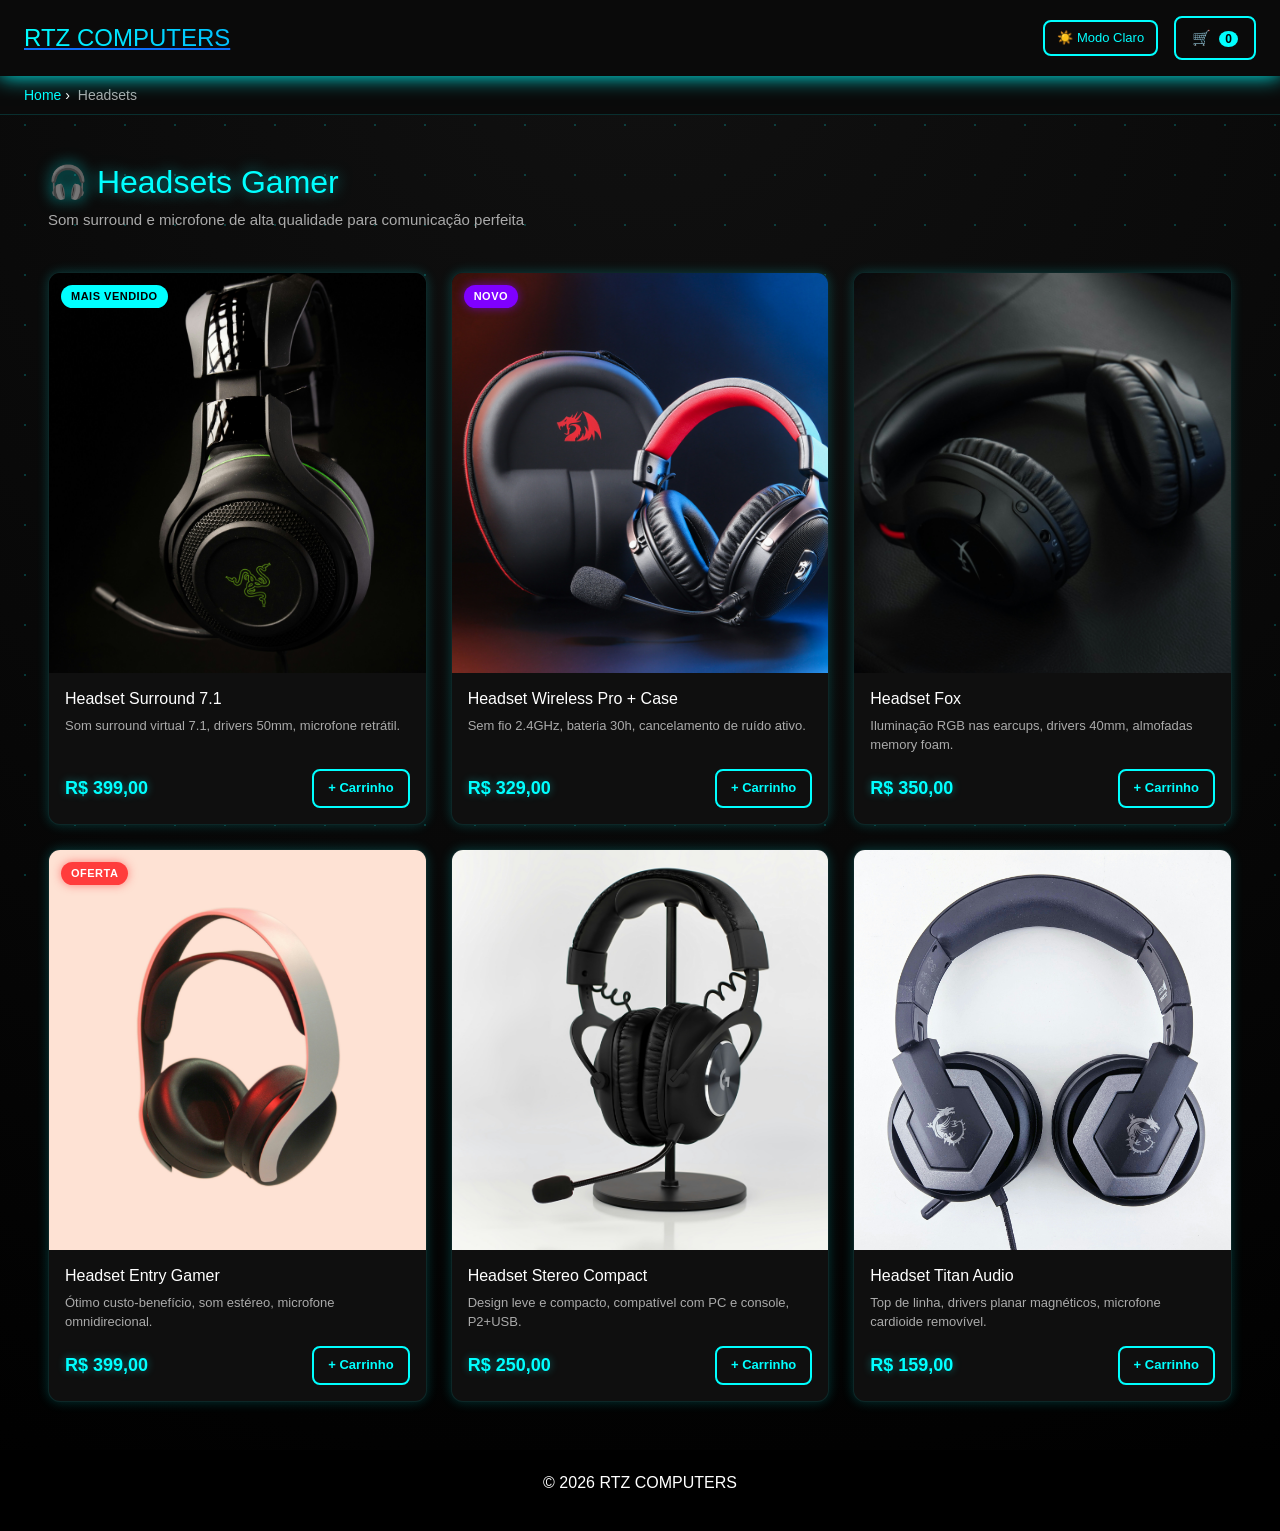
<file: headset.html>
<!DOCTYPE html>
<html lang="pt-br">
<head>
<meta charset="UTF-8">
<meta name="viewport" content="width=device-width, initial-scale=1.0">
<title>RTZ COMPUTERS — Headsets</title>
<link rel="stylesheet" href="https://cdn.jsdelivr.net/npm/bootstrap@5.3.3/dist/css/bootstrap.min.css">
<link rel="stylesheet" href="style.css">
<link rel="stylesheet" href="produtos.css">
</head>
<body>

<div class="particulas"></div>

<header class="px-3 px-md-4 py-3">
  <a href="index.html"><h1 class="fs-4 mb-0">RTZ COMPUTERS</h1></a>
  <div class="d-flex align-items-center gap-3 ms-auto">
    <button id="btnTema">☀️ Modo Claro</button>
    <button class="btn-carrinho" id="btnAbrirCarrinho">
      🛒 <span id="contadorCarrinho">0</span>
    </button>
  </div>
</header>

<div class="carrinho-overlay" id="carrinhoOverlay"></div>
<aside class="carrinho-sidebar" id="carrinhoSidebar">
  <div class="carrinho-header">
    <h3>🛒 Seu Carrinho</h3>
    <button class="btn-fechar" id="btnFecharCarrinho">✕</button>
  </div>
  <div class="carrinho-itens" id="carrinhoItens">
    <p class="carrinho-vazio">Seu carrinho está vazio.</p>
  </div>
  <div class="carrinho-footer">
    <div class="carrinho-total">
      Total: <span id="totalCarrinho">R$ 0,00</span>
    </div>
    <button class="btn-finalizar">Finalizar Compra</button>
  </div>
</aside>

<div class="breadcrumb-rtz px-4 py-2">
  <a href="index.html">Home</a> › <span>Headsets</span>
</div>

<section class="produtos-pagina px-3 px-md-5 py-5">
  <h2 class="titulo-categoria">🎧 Headsets Gamer</h2>
  <p class="subtitulo-categoria">Som surround e microfone de alta qualidade para comunicação perfeita</p>

  <div class="row row-cols-1 row-cols-sm-2 row-cols-md-3 g-4 mt-3">

    <div class="col">
      <div class="card-produto">
        <div class="badge-produto">MAIS VENDIDO</div>
        <img src="img pc/pelicular-studio-Z1BBqeQ_2uM-unsplash.jpg" alt="Headset Surround 7.1">
        <div class="card-produto-info">
          <h3>Headset Surround 7.1</h3>
          <p class="descricao">Som surround virtual 7.1, drivers 50mm, microfone retrátil.</p>
          <div class="card-produto-footer">
            <span class="preco">R$ 399,00</span>
            <button class="btn-adicionar" onclick="adicionarCarrinho('Headset Surround 7.1', 399.00)">+ Carrinho</button>
          </div>
        </div>
      </div>
    </div>

    <div class="col">
      <div class="card-produto">
        <div class="badge-produto novo">NOVO</div>
        <img src="img pc/rebekah-yip-c2NALeX2wNk-unsplash.jpg" alt="Headset Wireless Pro">
        <div class="card-produto-info">
          <h3>Headset Wireless Pro + Case</h3>
          <p class="descricao">Sem fio 2.4GHz, bateria 30h, cancelamento de ruído ativo.</p>
          <div class="card-produto-footer">
            <span class="preco">R$ 329,00</span>
            <button class="btn-adicionar" onclick="adicionarCarrinho('Headset Wireless Pro + Case', 329.00)">+ Carrinho</button>
          </div>
        </div>
      </div>
    </div>

    <div class="col">
      <div class="card-produto">
        <img src="img pc/rezwan-ahmed-C1uFlpNdQh0-unsplash.jpg" alt="Headset RGB Neon">
        <div class="card-produto-info">
          <h3>Headset Fox</h3>
          <p class="descricao">Iluminação RGB nas earcups, drivers 40mm, almofadas memory foam.</p>
          <div class="card-produto-footer">
            <span class="preco">R$ 350,00</span>
            <button class="btn-adicionar" onclick="adicionarCarrinho('Headset Fox', 350.00)">+ Carrinho</button>
          </div>
        </div>
      </div>
    </div>

    <div class="col">
      <div class="card-produto">
        <div class="badge-produto oferta">OFERTA</div>
        <img src="img pc/ismail-abdulla-bSPN_kWjUdQ-unsplash.jpg" alt="Headset Entry Gamer">
        <div class="card-produto-info">
          <h3>Headset Entry Gamer</h3>
          <p class="descricao">Ótimo custo-benefício, som estéreo, microfone omnidirecional.</p>
          <div class="card-produto-footer">
            <span class="preco">R$ 399,00</span>
            <button class="btn-adicionar" onclick="adicionarCarrinho('Headset Entry Gamer', 399.00)">+ Carrinho</button>
          </div>
        </div>
      </div>
    </div>

    <div class="col">
      <div class="card-produto">
        <img src="img pc/barry-a-dJ2hnNSqsmk-unsplash.jpg" alt="Headset Stereo Compact">
        <div class="card-produto-info">
          <h3>Headset Stereo Compact</h3>
          <p class="descricao">Design leve e compacto, compatível com PC e console, P2+USB.</p>
          <div class="card-produto-footer">
            <span class="preco">R$ 250,00</span>
            <button class="btn-adicionar" onclick="adicionarCarrinho('Headset Stereo Compact', 250.00)">+ Carrinho</button>
          </div>
        </div>
      </div>
    </div>

    <div class="col">
      <div class="card-produto">
        <img src="img pc/andrey-matveev-huF_odQnpMo-unsplash.jpg" alt="Headset Titan Audio">
        <div class="card-produto-info">
          <h3>Headset Titan Audio</h3>
          <p class="descricao">Top de linha, drivers planar magnéticos, microfone cardioide removível.</p>
          <div class="card-produto-footer">
            <span class="preco">R$ 159,00</span>
            <button class="btn-adicionar" onclick="adicionarCarrinho('Headset Titan Audio', 159.00)">+ Carrinho</button>
          </div>
        </div>
      </div>
    </div>

  </div>
</section>

<footer>
  <p>© 2026 RTZ COMPUTERS</p>
</footer>

<script src="https://cdn.jsdelivr.net/npm/bootstrap@5.3.3/dist/js/bootstrap.bundle.min.js"></script>
<script src="script.js"></script>
<script src="produtos.js"></script>
</body>
</html>
</file>
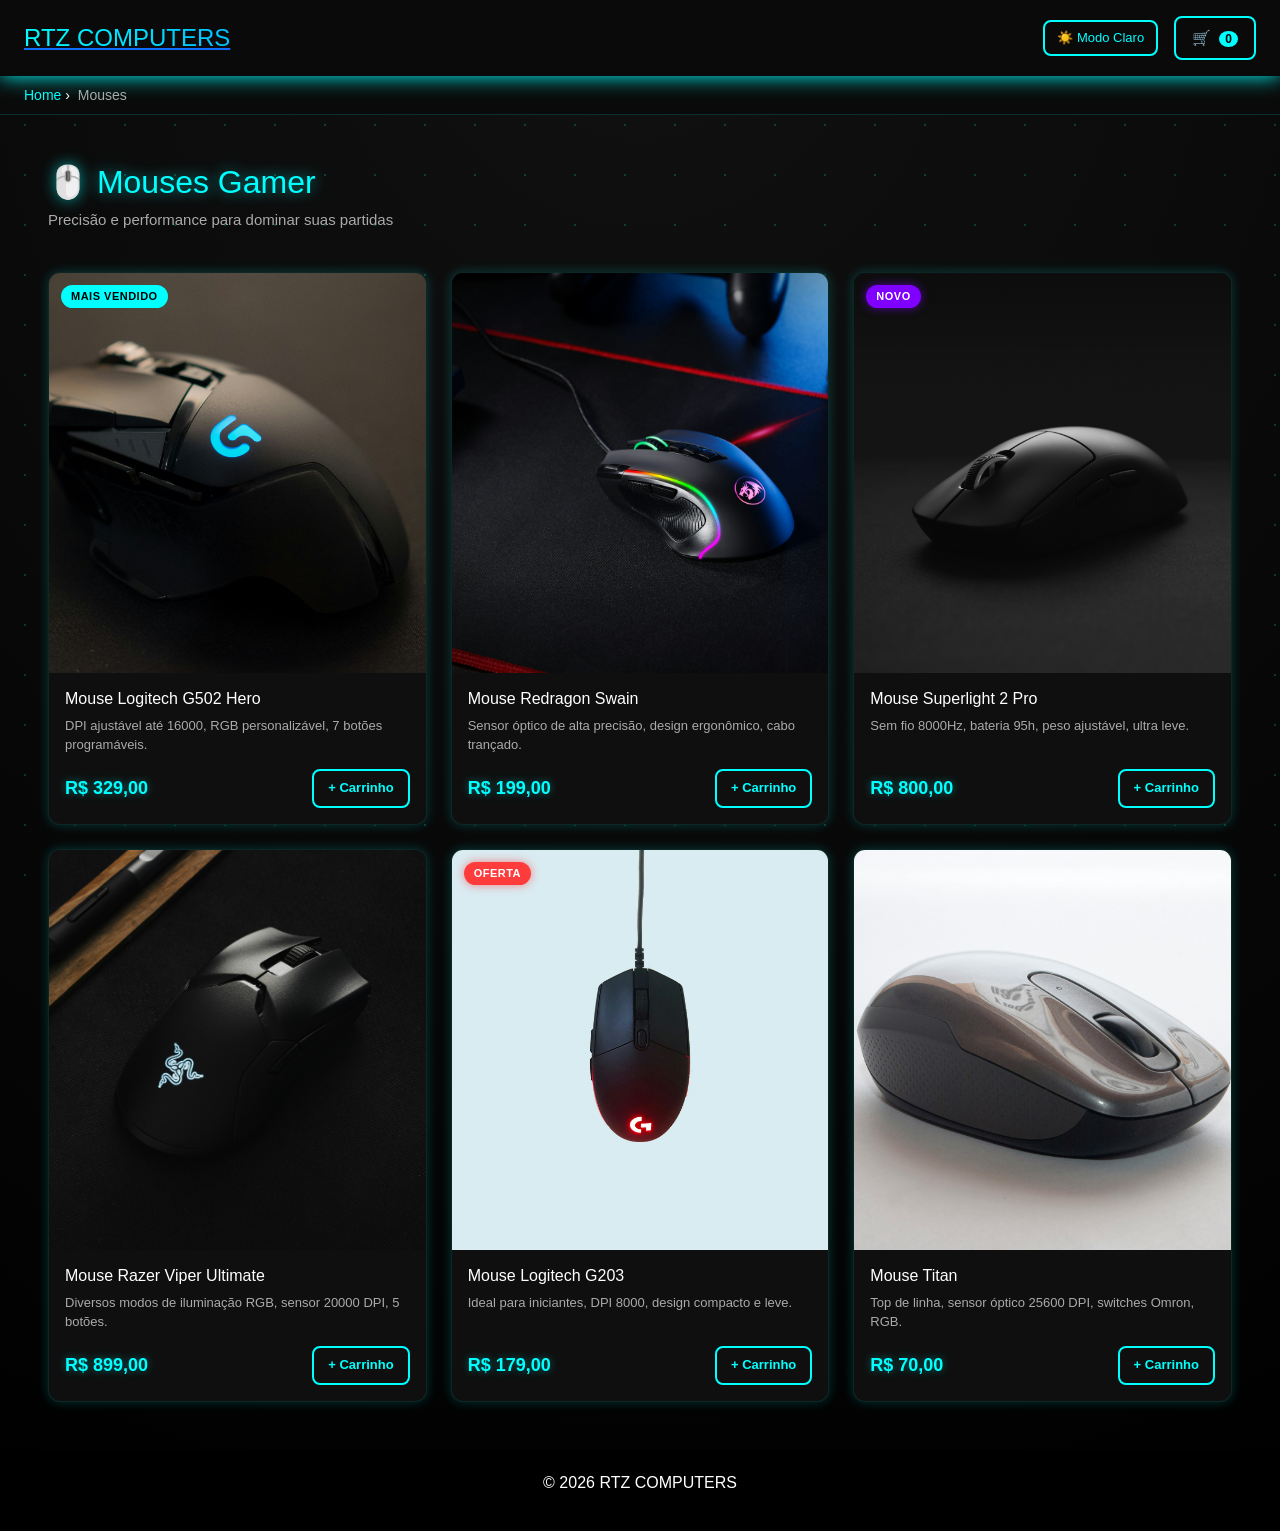
<file: mouse.html>
<!DOCTYPE html>
<html lang="pt-br">
<head>
<meta charset="UTF-8">
<meta name="viewport" content="width=device-width, initial-scale=1.0">
<title>RTZ COMPUTERS — Mouses</title>
<link rel="stylesheet" href="https://cdn.jsdelivr.net/npm/bootstrap@5.3.3/dist/css/bootstrap.min.css">
<link rel="stylesheet" href="style.css">
<link rel="stylesheet" href="produtos.css">
</head>
<body>

<div class="particulas"></div>


<header class="px-3 px-md-4 py-3">
  <a href="index.html"><h1 class="fs-4 mb-0">RTZ COMPUTERS</h1></a>
  <div class="d-flex align-items-center gap-3 ms-auto">
    <button id="btnTema">☀️ Modo Claro</button>
    <button class="btn-carrinho" id="btnAbrirCarrinho">
      🛒 <span id="contadorCarrinho">0</span>
    </button>
  </div>
</header>


<div class="carrinho-overlay" id="carrinhoOverlay"></div>
<aside class="carrinho-sidebar" id="carrinhoSidebar">
  <div class="carrinho-header">
    <h3>🛒 Seu Carrinho</h3>
    <button class="btn-fechar" id="btnFecharCarrinho">✕</button>
  </div>
  <div class="carrinho-itens" id="carrinhoItens">
    <p class="carrinho-vazio">Seu carrinho está vazio.</p>
  </div>
  <div class="carrinho-footer">
    <div class="carrinho-total">
      Total: <span id="totalCarrinho">R$ 0,00</span>
    </div>
    <button class="btn-finalizar">Finalizar Compra</button>
  </div>
</aside>


<div class="breadcrumb-rtz px-4 py-2">
  <a href="index.html">Home</a> › <span>Mouses</span>
</div>


<section class="produtos-pagina px-3 px-md-5 py-5">
  <h2 class="titulo-categoria">🖱️ Mouses Gamer</h2>
  <p class="subtitulo-categoria">Precisão e performance para dominar suas partidas</p>

  <div class="row row-cols-1 row-cols-sm-2 row-cols-md-3 g-4 mt-3">

    
    <div class="col">
      <div class="card-produto">
        <div class="badge-produto">MAIS VENDIDO</div>
        <img src="img pc/emiliano-cicero-xo-MJALGPrI-unsplash.jpg" alt="Mouse Gamer Pro X">
        <div class="card-produto-info">
          <h3>Mouse Logitech G502 Hero</h3>
          <p class="descricao">DPI ajustável até 16000, RGB personalizável, 7 botões programáveis.</p>
          <div class="card-produto-footer">
            <span class="preco">R$ 329,00</span>
            <button class="btn-adicionar" onclick="adicionarCarrinho('Mouse Logitech G502 Hero', 329.00)">+ Carrinho</button>
          </div>
        </div>
      </div>
    </div>

    
    <div class="col">
      <div class="card-produto">
        <img src="img pc/rebekah-yip-wMT0oiL5XjA-unsplash.jpg" alt="Mouse Gamer Sniper">
        <div class="card-produto-info">
          <h3>Mouse Redragon Swain</h3>
          <p class="descricao">Sensor óptico de alta precisão, design ergonômico, cabo trançado.</p>
          <div class="card-produto-footer">
            <span class="preco">R$ 199,00</span>
            <button class="btn-adicionar" onclick="adicionarCarrinho('Mouse Redragon Swain', 199.00)">+ Carrinho</button>
          </div>
        </div>
      </div>
    </div>

    
    <div class="col">
      <div class="card-produto">
        <div class="badge-produto novo">NOVO</div>
        <img src="img pc/pascal-m-4PchFKrUw84-unsplash.jpg" alt="Mouse Wireless Elite">
        <div class="card-produto-info">
          <h3>Mouse Superlight 2 Pro</h3>
          <p class="descricao">Sem fio 8000Hz, bateria 95h, peso ajustável, ultra leve.</p>
          <div class="card-produto-footer">
            <span class="preco">R$ 800,00</span>
            <button class="btn-adicionar" onclick="adicionarCarrinho('Mouse Superlight 2 Pro', 800.00)">+ Carrinho</button>
          </div>
        </div>
      </div>
    </div>

    
    <div class="col">
      <div class="card-produto">
        <img src="img pc/shri-cFOqLh7ZZJw-unsplash.jpg" alt="Mouse Gamer RGB Storm">
        <div class="card-produto-info">
          <h3>Mouse Razer Viper Ultimate</h3>
          <p class="descricao">Diversos modos de iluminação RGB, sensor 20000 DPI, 5 botões.</p>
          <div class="card-produto-footer">
            <span class="preco">R$ 899,00</span>
            <button class="btn-adicionar" onclick="adicionarCarrinho('Mouse Razer Viper Ultimate', 899.00)">+ Carrinho</button>
          </div>
        </div>
      </div>
    </div>

    
    <div class="col">
      <div class="card-produto">
        <div class="badge-produto oferta">OFERTA</div>
        <img src="img pc/ryan-putra-j4PqlNVZ4Bc-unsplash.jpg" alt="Mouse Gamer Entry">
        <div class="card-produto-info">
          <h3>Mouse Logitech G203</h3>
          <p class="descricao">Ideal para iniciantes, DPI 8000, design compacto e leve.</p>
          <div class="card-produto-footer">
            <span class="preco">R$ 179,00</span>
            <button class="btn-adicionar" onclick="adicionarCarrinho('Mouse Logitech G203', 179.00)">+ Carrinho</button>
          </div>
        </div>
      </div>
    </div>

    
    <div class="col">
      <div class="card-produto">
        <img src="img pc/oscar-ivan-esquivel-arteaga-ZtxED1cpB1E-unsplash.jpg" alt="Mouse Gamer Titan">
        <div class="card-produto-info">
          <h3>Mouse Titan</h3>
          <p class="descricao">Top de linha, sensor óptico 25600 DPI, switches Omron, RGB.</p>
          <div class="card-produto-footer">
            <span class="preco">R$ 70,00</span>
            <button class="btn-adicionar" onclick="adicionarCarrinho('Mouse Titan', 70.00)">+ Carrinho</button>
          </div>
        </div>
      </div>
    </div>

  </div>
</section>


<footer>
  <p>© 2026 RTZ COMPUTERS</p>
</footer>

<script src="https://cdn.jsdelivr.net/npm/bootstrap@5.3.3/dist/js/bootstrap.bundle.min.js"></script>
<script src="script.js"></script>
<script src="produtos.js"></script>
</body>
</html>
</file>
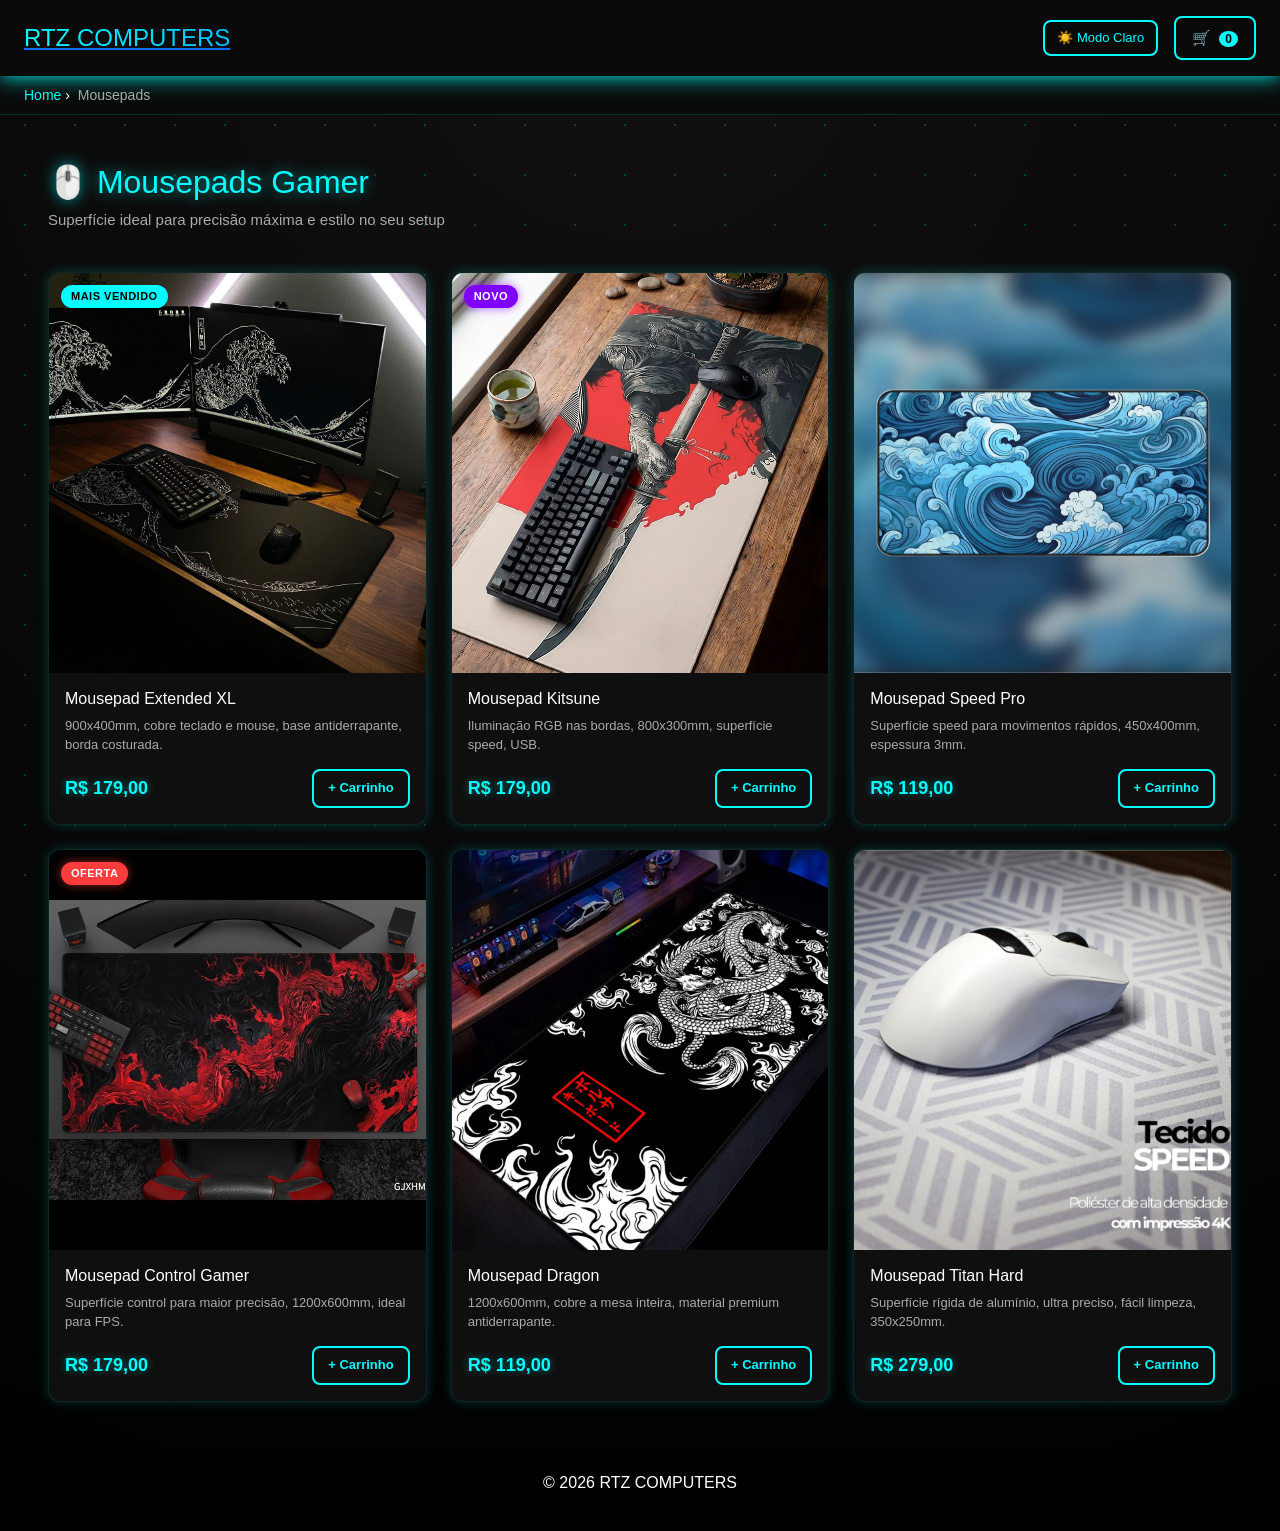
<file: mousepad.html>
<!DOCTYPE html>
<html lang="pt-br">
<head>
<meta charset="UTF-8">
<meta name="viewport" content="width=device-width, initial-scale=1.0">
<title>RTZ COMPUTERS — Mousepads</title>
<link rel="stylesheet" href="https://cdn.jsdelivr.net/npm/bootstrap@5.3.3/dist/css/bootstrap.min.css">
<link rel="stylesheet" href="style.css">
<link rel="stylesheet" href="produtos.css">
</head>
<body>

<div class="particulas"></div>

<header class="px-3 px-md-4 py-3">
  <a href="index.html"><h1 class="fs-4 mb-0">RTZ COMPUTERS</h1></a>
  <div class="d-flex align-items-center gap-3 ms-auto">
    <button id="btnTema">☀️ Modo Claro</button>
    <button class="btn-carrinho" id="btnAbrirCarrinho">
      🛒 <span id="contadorCarrinho">0</span>
    </button>
  </div>
</header>

<div class="carrinho-overlay" id="carrinhoOverlay"></div>
<aside class="carrinho-sidebar" id="carrinhoSidebar">
  <div class="carrinho-header">
    <h3>🛒 Seu Carrinho</h3>
    <button class="btn-fechar" id="btnFecharCarrinho">✕</button>
  </div>
  <div class="carrinho-itens" id="carrinhoItens">
    <p class="carrinho-vazio">Seu carrinho está vazio.</p>
  </div>
  <div class="carrinho-footer">
    <div class="carrinho-total">
      Total: <span id="totalCarrinho">R$ 0,00</span>
    </div>
    <button class="btn-finalizar">Finalizar Compra</button>
  </div>
</aside>

<div class="breadcrumb-rtz px-4 py-2">
  <a href="index.html">Home</a> › <span>Mousepads</span>
</div>

<section class="produtos-pagina px-3 px-md-5 py-5">
  <h2 class="titulo-categoria">🖱️ Mousepads Gamer</h2>
  <p class="subtitulo-categoria">Superfície ideal para precisão máxima e estilo no seu setup</p>

  <div class="row row-cols-1 row-cols-sm-2 row-cols-md-3 g-4 mt-3">

    
    <div class="col">
      <div class="card-produto">
        <div class="badge-produto">MAIS VENDIDO</div>
        <img src="img pc/619e941b8246f7df6844a6129d7c75b6.jpg" alt="Mousepad Extended XL">
        <div class="card-produto-info">
          <h3>Mousepad Extended XL</h3>
          <p class="descricao">900x400mm, cobre teclado e mouse, base antiderrapante, borda costurada.</p>
          <div class="card-produto-footer">
            <span class="preco">R$ 179,00</span>
            <button class="btn-adicionar" onclick="adicionarCarrinho('Mousepad Extended XL', 179.00)">+ Carrinho</button>
          </div>
        </div>
      </div>
    </div>

    
    <div class="col">
      <div class="card-produto">
        <div class="badge-produto novo">NOVO</div>
        <img src="img pc/736e5b8f21b181537fcef87e4d0b5b4a.jpg" alt="Mousepad RGB Neon">
        <div class="card-produto-info">
          <h3>Mousepad Kitsune</h3>
          <p class="descricao">Iluminação RGB nas bordas, 800x300mm, superfície speed, USB.</p>
          <div class="card-produto-footer">
            <span class="preco">R$ 179,00</span>
            <button class="btn-adicionar" onclick="adicionarCarrinho('Mousepad Kitsune', 179.00)">+ Carrinho</button>
          </div>
        </div>
      </div>
    </div>

    
    <div class="col">
      <div class="card-produto">
        <img src="img pc/4503ee6d6e8c62f5a8d77cb439dacd09.jpg" alt="Mousepad Speed Pro">
        <div class="card-produto-info">
          <h3>Mousepad Speed Pro</h3>
          <p class="descricao">Superfície speed para movimentos rápidos, 450x400mm, espessura 3mm.</p>
          <div class="card-produto-footer">
            <span class="preco">R$ 119,00</span>
            <button class="btn-adicionar" onclick="adicionarCarrinho('Mousepad Speed Pro', 119.00)">+ Carrinho</button>
          </div>
        </div>
      </div>
    </div>

    
    <div class="col">
      <div class="card-produto">
        <div class="badge-produto oferta">OFERTA</div>
        <img src="img pc/d0af329ba87641dd16f15fc6b90b7b0a.jpg" alt="Mousepad Control Gamer">
        <div class="card-produto-info">
          <h3>Mousepad Control Gamer</h3>
          <p class="descricao">Superfície control para maior precisão, 1200x600mm, ideal para FPS.</p>
          <div class="card-produto-footer">
            <span class="preco">R$ 179,00</span>
            <button class="btn-adicionar" onclick="adicionarCarrinho('Mousepad Control Gamer', 179.00)">+ Carrinho</button>
          </div>
        </div>
      </div>
    </div>

    
    <div class="col">
      <div class="card-produto">
        <img src="img pc/d5ab3c75c981520fbf5d7d5155c95ab9.jpg" alt="Mousepad Desk Mat">
        <div class="card-produto-info">
          <h3>Mousepad Dragon</h3>
          <p class="descricao">1200x600mm, cobre a mesa inteira, material premium antiderrapante.</p>
          <div class="card-produto-footer">
            <span class="preco">R$ 119,00</span>
            <button class="btn-adicionar" onclick="adicionarCarrinho('Mousepad Dragon', 119.00)">+ Carrinho</button>
          </div>
        </div>
      </div>
    </div>

    
    <div class="col">
      <div class="card-produto">
        <img src="img pc/Mouse-Pad-Gamer-Extra-Grande-Profissional-90x40-Deskpad-Branco-Preto-Hex-gono-Speed-Titorion-Branco_1753115712.webp" alt="Mousepad Titan Hard">
        <div class="card-produto-info">
          <h3>Mousepad Titan Hard</h3>
          <p class="descricao">Superfície rígida de alumínio, ultra preciso, fácil limpeza, 350x250mm.</p>
          <div class="card-produto-footer">
            <span class="preco">R$ 279,00</span>
            <button class="btn-adicionar" onclick="adicionarCarrinho('Mousepad Titan Hard', 279.00)">+ Carrinho</button>
          </div>
        </div>
      </div>
    </div>

  </div>
</section>

<footer>
  <p>© 2026 RTZ COMPUTERS</p>
</footer>

<script src="https://cdn.jsdelivr.net/npm/bootstrap@5.3.3/dist/js/bootstrap.bundle.min.js"></script>
<script src="script.js"></script>
<script src="produtos.js"></script>
</body>
</html>
</file>
<file: style.css>
*{
margin:0;
padding:0;
box-sizing:border-box;
font-family:Arial;
}

html{
scroll-behavior:smooth;
}

body{
background: radial-gradient(circle at top,#111,#000);
color:white;
line-height:1.6;
transition: background 0.4s, color 0.4s;
}



body.modo-claro {
  background: radial-gradient(circle at top, #f0f0f0, #ffffff);
  color: #111;
}

body.modo-claro header {
  background: #ffffff;
  box-shadow: 0 0 20px rgba(0,150,255,0.3);
}

body.modo-claro h1 {
  background: linear-gradient(90deg, #0077cc, #00aaff);
  -webkit-background-clip: text;
  -webkit-text-fill-color: transparent;
}

body.modo-claro nav a {
  color: #111;
}

body.modo-claro nav a::after {
  background: #0077cc;
}

body.modo-claro h2 {
  color: #0077cc;
  text-shadow: none;
}

body.modo-claro .particulas {
  background-image: radial-gradient(#0077cc 1px, transparent 1px);
  opacity: 0.1;
}

body.modo-claro .categoria {
  background: #e8e8e8;
  box-shadow: 0 0 10px rgba(0,120,255,0.3);
  color: #111;
}

body.modo-claro .categoria:hover {
  box-shadow: 0 0 20px rgba(0,120,255,0.5);
}

body.modo-claro .card {
  background: #f5f5f5;
  box-shadow: 0 0 10px rgba(0,120,255,0.3);
  color: #111;
}

body.modo-claro .card:hover {
  box-shadow: 0 0 25px rgba(0,120,255,0.5);
}

body.modo-claro .card button {
  color: #0077cc;
  border-color: #0077cc;
}

body.modo-claro .card button:hover {
  background: #0077cc;
  color: white;
  box-shadow: 0 0 15px rgba(0,120,255,0.5);
}

body.modo-claro #sobre {
  background: #e8e8e8;
}

body.modo-claro #sobre ul li {
  background: #f5f5f5;
  border-color: #0077cc;
  box-shadow: 0 0 10px rgba(0,120,255,0.1);
}

body.modo-claro th {
  background: #e0e0e0;
  color: #0077cc;
}

body.modo-claro td {
  color: #111;
}

body.modo-claro tr:nth-child(even) {
  background: #f0f0f0;
}

body.modo-claro tr:hover {
  background: rgba(0, 120, 255, 0.1);
}

body.modo-claro th, body.modo-claro td {
  border-color: #0077cc;
}

body.modo-claro footer {
  background: #e0e0e0;
  color: #111;
}

body.modo-claro .redes a {
  color: #333;
}

body.modo-claro .redes a:hover {
  color: #0077cc;
}

body.modo-claro video {
  box-shadow: 0 0 20px rgba(0,120,255,0.4);
}

body.modo-claro figcaption {
  border-color: #0077cc;
  color: #555;
}

body.modo-claro figcaption:hover {
  color: #0077cc;
}

body.modo-claro #navMenu {
  background: #ffffff;
}

body.modo-claro input,
body.modo-claro textarea {
  background: #ffffff;
  color: #111;
  border: 1px solid #ccc;
}


#btnTema {
  background: transparent;
  color: cyan;
  border: 2px solid cyan;
  padding: 6px 12px;
  border-radius: 8px;
  cursor: pointer;
  font-size: 13px;
  transition: 0.3s;
  white-space: nowrap;
}

#btnTema:hover {
  background: cyan;
  color: black;
}

body.modo-claro #btnTema {
  color: #0077cc;
  border-color: #0077cc;
}

body.modo-claro #btnTema:hover {
  background: #0077cc;
  color: white;
}



.campo-erro {
  border: 2px solid red !important;
  outline: none;
}

.texto-erro {
  color: red;
  font-size: 12px;
  text-align: left;
  display: block;
  margin-top: -6px;
}

#mensagemSucesso {
  display: none;
  background: rgba(0, 255, 100, 0.15);
  border: 1px solid #00ff64;
  color: #00ff64;
  padding: 12px 20px;
  border-radius: 8px;
  max-width: 400px;
  margin: 0 auto 16px auto;
  font-size: 15px;
}

body.modo-claro #mensagemSucesso {
  background: rgba(0, 180, 80, 0.1);
  border-color: #00aa44;
  color: #00aa44;
}


.particulas{
position:fixed;
top:0;
left:0;
width:100%;
height:100%;
background-image: radial-gradient(cyan 1px, transparent 1px);
background-size:50px 50px;
opacity:0.2;
pointer-events:none;
animation:mover 60s linear infinite;
z-index:0;
}

@keyframes mover{
from{transform:translateY(0);}
to{transform:translateY(-500px);}
}



header{
background:#0a0a0a;
padding:20px 40px;
display:flex;
align-items:center;
justify-content:space-between;
flex-wrap:wrap;
gap:12px;
box-shadow:0 0 20px cyan;
position:sticky;
top:0;
z-index:1000;
transition: background 0.4s, box-shadow 0.4s;
}

h1{
background:linear-gradient(90deg,cyan,deepskyblue);
-webkit-background-clip:text;
-webkit-text-fill-color:transparent;
}

nav ul{
list-style:none;
display:flex;
gap:60px;
}

nav a{
text-decoration:none;
color:white;
position:relative;
font-size:25px;
transition: color 0.3s;
}

nav a::after{
content:"";
position:absolute;
width:0%;
height:2px;
background:cyan;
left:0;
bottom:-5px;
transition:0.3s;
}

nav a:hover::after{
width:100%;
}

.navbar-toggler{
background:transparent;
border:1px solid cyan;
border-radius:5px;
padding:4px 8px;
cursor:pointer;
}

@media(min-width:768px){
#navMenu{
display:flex !important;
align-items:center;
gap:20px;
}
}



.pesquisa{
display:flex;
}

.pesquisa input{
padding:10px;
width:260px;
border:none;
border-radius:5px 0 0 5px;
}

.pesquisa button{
padding:10px;
border:none;
background:cyan;
cursor:pointer;
border-radius:0 5px 5px 0;
}



.banner{
padding:120px 20px;
text-align:center;
background: linear-gradient(rgba(0,0,0,0.7),rgba(0,0,0,0.8)),
url("img pc/3b121469-db89-4463-9403-2483331400a3.png");
background-size:cover;
background-position:center;
background-attachment:fixed;
}

.banner h2{
font-size:70px;
letter-spacing:5px;
color:cyan;
text-shadow:
0 0 3px cyan,
0 0 0px cyan,
0 0 0px cyan,
0 0 0px rgba(0,255,255,0.6);
animation:fade 1.5s ease-in-out;
}

.banner p{
font-size:20px;
color:#ccc;
margin-top:10px;
}

@keyframes fade{
from{
opacity:0;
transform:translateY(-20px);
}
to{
opacity:1;
transform:translateY(0);
}
}


h2{
color:cyan;
margin-bottom:20px;
text-shadow:0 0 10px rgba(0,255,255,0.5);
transition: color 0.4s;
}



.categorias{
padding:60px;
text-align:center;
}

.categoria-grid{
margin-top:20px;
}

.categoria-link {
  text-decoration: none;
  color: inherit;
  display: block;
}

.categoria{
background:#111;
padding:40px;
border-radius:10px;
box-shadow:0 0 10px cyan;
transition:0.3s;
}

.categoria:hover{
transform:scale(1.05);
box-shadow:0 0 20px cyan;
}



#produtos{
padding:60px;
text-align:center;
}

.galeria{
margin-top:20px;
}

.card{
background:#0f0f0f;
padding:20px;
border-radius:10px;
box-shadow:0 0 10px cyan;
border:none;
position:relative;
overflow:hidden;
transition:0.4s;
display:flex;
flex-direction:column;
justify-content:space-between;
color:white;
}

.card:hover{
transform:translateY(-10px);
box-shadow:0 0 25px cyan;
}

.card::before{
content:"";
position:absolute;
top:0;
left:-100%;
width:100%;
height:100%;
background:linear-gradient(120deg,transparent,rgba(0,255,255,0.3),transparent);
transition:0.5s;
}

.card:hover::before{
left:100%;
}

.card img{
width:100%;
height:220px;
object-fit:cover;
border-radius:10px;
transition:0.4s;
}

.card:hover img{
transform:scale(1.007);
}

.card button{
margin-top:10px;
background:transparent;
color:cyan;
border:2px solid cyan;
padding:10px;
border-radius:8px;
cursor:pointer;
transition:0.3s;
}

.card button:hover{
background:cyan;
color:black;
box-shadow:0 0 15px cyan;
}



#video{
padding:60px;
text-align:center;
}

#video video{
margin-top:20px;
border-radius:10px;
box-shadow:0 0 20px cyan;
max-width:100%;
transition: box-shadow 0.4s;
}

video::cue {
color: cyan;
font-size: 20px;
background: transparent;
text-shadow:
0 0 3px cyan,
0 0 0px cyan;
}

figcaption{
margin-top:12px;
font-size:15px;
color:#aaa;
padding:8px 12px;
border-left:3px solid cyan;
border-right:3px solid cyan;
max-width:500px;
margin-left:auto;
margin-right:auto;
transition:0.3s;
}

figcaption:hover{
color:cyan;
}


#sobre{
padding:60px;
text-align:center;
background:#111;
transition: background 0.4s;
}

#sobre ul{
list-style:none;
margin-top:20px;
padding:0;
}

#sobre ul li{
background:#0f0f0f;
margin:10px auto;
padding:12px;
max-width:300px;
border-radius:8px;
border-left:4px solid cyan;
border-right:4px solid cyan;
box-shadow:0 0 10px rgba(0,255,255,0.2);
transition:0.3s;
}

#sobre ul li:hover{
box-shadow:0 0 20px cyan;
}

table{
width:100%;
max-width:600px;
margin:20px auto;
border-collapse:collapse;
overflow:hidden;
border-radius:10px;
box-shadow:0 0 15px rgba(0,255,255,0.3);
}

th, td{
border:1px solid cyan;
padding:10px;
text-align:center;
}

th{
background:#0f0f0f;
color:cyan;
}

tr:nth-child(even){
background:#0a0a0a;
}

tr:hover{
background:rgba(0,255,255,0.1);
}



#contato{
padding:60px;
text-align:center;
}

form{
display:flex;
flex-direction:column;
max-width:400px;
margin:auto;
gap:10px;
}

input, textarea{
padding:10px;
border:none;
border-radius:5px;
transition: border 0.2s;
}

form button{
background:cyan;
border:none;
padding:10px;
cursor:pointer;
border-radius:5px;
}



footer{
background:#000;
padding:20px;
text-align:center;
transition: background 0.4s;
}

.redes{
display:flex;
justify-content:center;
gap:20px;
margin:10px;
}

.redes a{
color:white;
text-decoration:none;
transition: color 0.3s;
}

.redes a:hover{
color:cyan;
}



@media(max-width:991px){
nav ul{
gap:20px;
}

nav a{
font-size:18px;
}
}

@media(max-width:768px){
header{
padding:15px 20px;
}

nav ul{
flex-direction:column;
gap:8px;
}

nav a{
font-size:18px;
}

.banner{
padding:80px 15px;
background-attachment: scroll;
}

.banner h2{
font-size:36px;
letter-spacing:2px;
}

.banner p{
font-size:16px;
}

.categorias{
padding:40px 20px;
}

#produtos{
padding:40px 20px;
}

#video{
padding:40px 15px;
}

#sobre{
padding:40px 20px;
}

#contato{
padding:40px 20px;
}

.pesquisa input{
width:180px;
}

#navMenu{
background:#0a0a0a;
padding:15px;
border-top:1px solid rgba(0,255,255,0.2);
width:100%;
}
}

@media(max-width:480px){
.banner h2{
font-size:28px;
letter-spacing:1px;
}

form{
max-width:100%;
padding:0 10px;
}

.pesquisa input{
width:140px;
font-size:13px;
}
}
</file>
<file: produtos.css>
.breadcrumb-rtz {
  background: #0a0a0a;
  border-bottom: 1px solid rgba(0,255,255,0.15);
  font-size: 14px;
  position: relative;
  z-index: 1;
}

.breadcrumb-rtz a {
  color: cyan;
  text-decoration: none;
}

.breadcrumb-rtz a:hover {
  text-decoration: underline;
}

.breadcrumb-rtz span {
  color: #aaa;
  margin-left: 4px;
}



.produtos-pagina {
  position: relative;
  z-index: 1;
}

.titulo-categoria {
  font-size: 2rem;
  color: cyan;
  text-shadow: 0 0 15px rgba(0,255,255,0.6);
  margin-bottom: 6px;
}

.subtitulo-categoria {
  color: #aaa;
  font-size: 15px;
  margin-bottom: 10px;
}



.card-produto {
  background: #0f0f0f;
  border-radius: 12px;
  box-shadow: 0 0 12px rgba(0,255,255,0.2);
  overflow: hidden;
  position: relative;
  transition: 0.4s;
  display: flex;
  flex-direction: column;
  height: 100%;
  border: 1px solid rgba(0,255,255,0.1);
}

.card-produto:hover {
  transform: translateY(-8px);
  box-shadow: 0 0 28px rgba(0,255,255,0.5);
  border-color: rgba(0,255,255,0.4);
}

.card-produto img {
  width: 100%;
  height: 400px;
  object-fit: cover;
  transition: 0.4s;
}

.card-produto:hover img {
  transform: scale(1.04);
}

.card-produto-info {
  padding: 16px;
  display: flex;
  flex-direction: column;
  flex: 1;
}

.card-produto-info h3 {
  font-size: 16px;
  color: white;
  margin-bottom: 8px;
}

.card-produto-info .descricao {
  font-size: 13px;
  color: #aaa;
  flex: 1;
  margin-bottom: 14px;
  line-height: 1.5;
}

.card-produto-footer {
  display: flex;
  align-items: center;
  justify-content: space-between;
  gap: 10px;
}

.preco {
  font-size: 18px;
  font-weight: bold;
  color: cyan;
  text-shadow: 0 0 8px rgba(0,255,255,0.4);
}

.btn-adicionar {
  background: transparent;
  color: cyan;
  border: 2px solid cyan;
  padding: 7px 14px;
  border-radius: 8px;
  cursor: pointer;
  font-size: 13px;
  font-weight: bold;
  transition: 0.3s;
  white-space: nowrap;
}

.btn-adicionar:hover {
  background: cyan;
  color: black;
  box-shadow: 0 0 14px cyan;
}


.badge-produto {
  position: absolute;
  top: 12px;
  left: 12px;
  background: cyan;
  color: black;
  font-size: 11px;
  font-weight: bold;
  padding: 3px 10px;
  border-radius: 20px;
  z-index: 2;
  letter-spacing: 0.5px;
}

.badge-produto.novo {
  background: #7f00ff;
  color: white;
  box-shadow: 0 0 10px rgba(127,0,255,0.6);
}

.badge-produto.oferta {
  background: #ff3c3c;
  color: white;
  box-shadow: 0 0 10px rgba(255,60,60,0.6);
}



.btn-carrinho {
  background: transparent;
  border: 2px solid cyan;
  color: cyan;
  padding: 8px 16px;
  border-radius: 8px;
  cursor: pointer;
  font-size: 15px;
  font-weight: bold;
  transition: 0.3s;
  position: relative;
}

.btn-carrinho:hover {
  background: cyan;
  color: black;
  box-shadow: 0 0 15px cyan;
}

#contadorCarrinho {
  background: cyan;
  color: black;
  border-radius: 50%;
  padding: 1px 6px;
  font-size: 12px;
  font-weight: bold;
  margin-left: 4px;
}



.carrinho-overlay {
  display: none;
  position: fixed;
  inset: 0;
  background: rgba(0,0,0,0.7);
  z-index: 2000;
  backdrop-filter: blur(3px);
}

.carrinho-overlay.ativo {
  display: block;
}

.carrinho-sidebar {
  position: fixed;
  top: 0;
  right: -420px;
  width: 380px;
  max-width: 95vw;
  height: 100%;
  background: #0a0a0a;
  border-left: 1px solid rgba(0,255,255,0.3);
  box-shadow: -4px 0 30px rgba(0,255,255,0.2);
  z-index: 2100;
  display: flex;
  flex-direction: column;
  transition: right 0.35s cubic-bezier(0.4, 0, 0.2, 1);
}

.carrinho-sidebar.aberto {
  right: 0;
}

.carrinho-header {
  display: flex;
  align-items: center;
  justify-content: space-between;
  padding: 20px;
  border-bottom: 1px solid rgba(0,255,255,0.2);
}

.carrinho-header h3 {
  color: cyan;
  font-size: 18px;
  text-shadow: 0 0 10px rgba(0,255,255,0.5);
  margin: 0;
}

.btn-fechar {
  background: transparent;
  border: 1px solid rgba(0,255,255,0.3);
  color: cyan;
  width: 32px;
  height: 32px;
  border-radius: 6px;
  cursor: pointer;
  font-size: 14px;
  transition: 0.2s;
}

.btn-fechar:hover {
  background: cyan;
  color: black;
}

.carrinho-itens {
  flex: 1;
  overflow-y: auto;
  padding: 16px;
  display: flex;
  flex-direction: column;
  gap: 12px;
}

.carrinho-itens::-webkit-scrollbar {
  width: 4px;
}
.carrinho-itens::-webkit-scrollbar-thumb {
  background: cyan;
  border-radius: 4px;
}

.carrinho-vazio {
  color: #555;
  text-align: center;
  margin-top: 40px;
  font-size: 14px;
}


.item-carrinho {
  background: #111;
  border: 1px solid rgba(0,255,255,0.15);
  border-radius: 10px;
  padding: 12px;
  display: flex;
  align-items: center;
  justify-content: space-between;
  gap: 10px;
  animation: slideIn 0.3s ease;
}

@keyframes slideIn {
  from { opacity: 0; transform: translateX(20px); }
  to   { opacity: 1; transform: translateX(0); }
}

.item-carrinho-info {
  flex: 1;
}

.item-carrinho-nome {
  font-size: 13px;
  color: white;
  margin-bottom: 4px;
}

.item-carrinho-preco {
  font-size: 14px;
  color: cyan;
  font-weight: bold;
}

.item-carrinho-controles {
  display: flex;
  align-items: center;
  gap: 8px;
}

.btn-qtd {
  background: transparent;
  border: 1px solid rgba(0,255,255,0.4);
  color: cyan;
  width: 26px;
  height: 26px;
  border-radius: 5px;
  cursor: pointer;
  font-size: 14px;
  font-weight: bold;
  transition: 0.2s;
  display: flex;
  align-items: center;
  justify-content: center;
}

.btn-qtd:hover {
  background: cyan;
  color: black;
}

.qtd-texto {
  color: white;
  font-size: 14px;
  min-width: 20px;
  text-align: center;
}

.btn-remover {
  background: transparent;
  border: none;
  color: #ff4444;
  cursor: pointer;
  font-size: 16px;
  padding: 4px;
  transition: 0.2s;
  border-radius: 4px;
}

.btn-remover:hover {
  background: rgba(255,68,68,0.15);
}


.carrinho-footer {
  padding: 20px;
  border-top: 1px solid rgba(0,255,255,0.2);
}

.carrinho-total {
  font-size: 18px;
  color: white;
  margin-bottom: 14px;
  text-align: right;
}

.carrinho-total span {
  color: cyan;
  font-weight: bold;
  text-shadow: 0 0 8px rgba(0,255,255,0.4);
}

.btn-finalizar {
  width: 100%;
  padding: 12px;
  background: linear-gradient(90deg, cyan, deepskyblue);
  color: black;
  font-weight: bold;
  font-size: 15px;
  border: none;
  border-radius: 8px;
  cursor: pointer;
  transition: 0.3s;
  letter-spacing: 0.5px;
}

.btn-finalizar:hover {
  box-shadow: 0 0 20px rgba(0,255,255,0.6);
  transform: translateY(-2px);
}



.toast-rtz {
  position: fixed;
  bottom: 24px;
  right: 24px;
  background: #0f0f0f;
  border: 1px solid cyan;
  color: cyan;
  padding: 12px 20px;
  border-radius: 10px;
  font-size: 14px;
  box-shadow: 0 0 20px rgba(0,255,255,0.3);
  z-index: 9999;
  animation: toastEntrar 0.3s ease, toastSair 0.3s ease 2.2s forwards;
}

@keyframes toastEntrar {
  from { opacity: 0; transform: translateY(20px); }
  to   { opacity: 1; transform: translateY(0); }
}

@keyframes toastSair {
  from { opacity: 1; transform: translateY(0); }
  to   { opacity: 0; transform: translateY(20px); }
}



body.modo-claro .breadcrumb-rtz {
  background: #f0f0f0;
  border-color: rgba(0,120,255,0.2);
}

body.modo-claro .card-produto {
  background: #f5f5f5;
  border-color: rgba(0,120,255,0.2);
  box-shadow: 0 0 12px rgba(0,120,255,0.15);
}

body.modo-claro .card-produto:hover {
  box-shadow: 0 0 28px rgba(0,120,255,0.35);
  border-color: rgba(0,120,255,0.5);
}

body.modo-claro .card-produto-info h3 {
  color: #111;
}

body.modo-claro .preco {
  color: #0077cc;
  text-shadow: none;
}

body.modo-claro .btn-adicionar {
  color: #0077cc;
  border-color: #0077cc;
}

body.modo-claro .btn-adicionar:hover {
  background: #0077cc;
  color: white;
  box-shadow: 0 0 14px rgba(0,120,255,0.4);
}

body.modo-claro .carrinho-sidebar {
  background: #ffffff;
  border-color: rgba(0,120,255,0.3);
  box-shadow: -4px 0 30px rgba(0,120,255,0.15);
}

body.modo-claro .carrinho-header h3 {
  color: #0077cc;
}

body.modo-claro .btn-fechar {
  color: #0077cc;
  border-color: rgba(0,120,255,0.3);
}

body.modo-claro .btn-fechar:hover {
  background: #0077cc;
  color: white;
}

body.modo-claro .item-carrinho {
  background: #f0f0f0;
  border-color: rgba(0,120,255,0.15);
}

body.modo-claro .item-carrinho-nome {
  color: #111;
}

body.modo-claro .item-carrinho-preco {
  color: #0077cc;
}

body.modo-claro .btn-qtd {
  color: #0077cc;
  border-color: rgba(0,120,255,0.4);
}

body.modo-claro .btn-qtd:hover {
  background: #0077cc;
  color: white;
}

body.modo-claro .qtd-texto {
  color: #111;
}

body.modo-claro .carrinho-total span {
  color: #0077cc;
  text-shadow: none;
}

body.modo-claro .titulo-categoria {
  color: #0077cc;
  text-shadow: none;
}

body.modo-claro .btn-carrinho {
  border-color: #0077cc;
  color: #0077cc;
}

body.modo-claro .btn-carrinho:hover {
  background: #0077cc;
  color: white;
}

body.modo-claro #contadorCarrinho {
  background: #0077cc;
  color: white;
}

body.modo-claro .toast-rtz {
  background: #ffffff;
  border-color: #0077cc;
  color: #0077cc;
}
</file>
